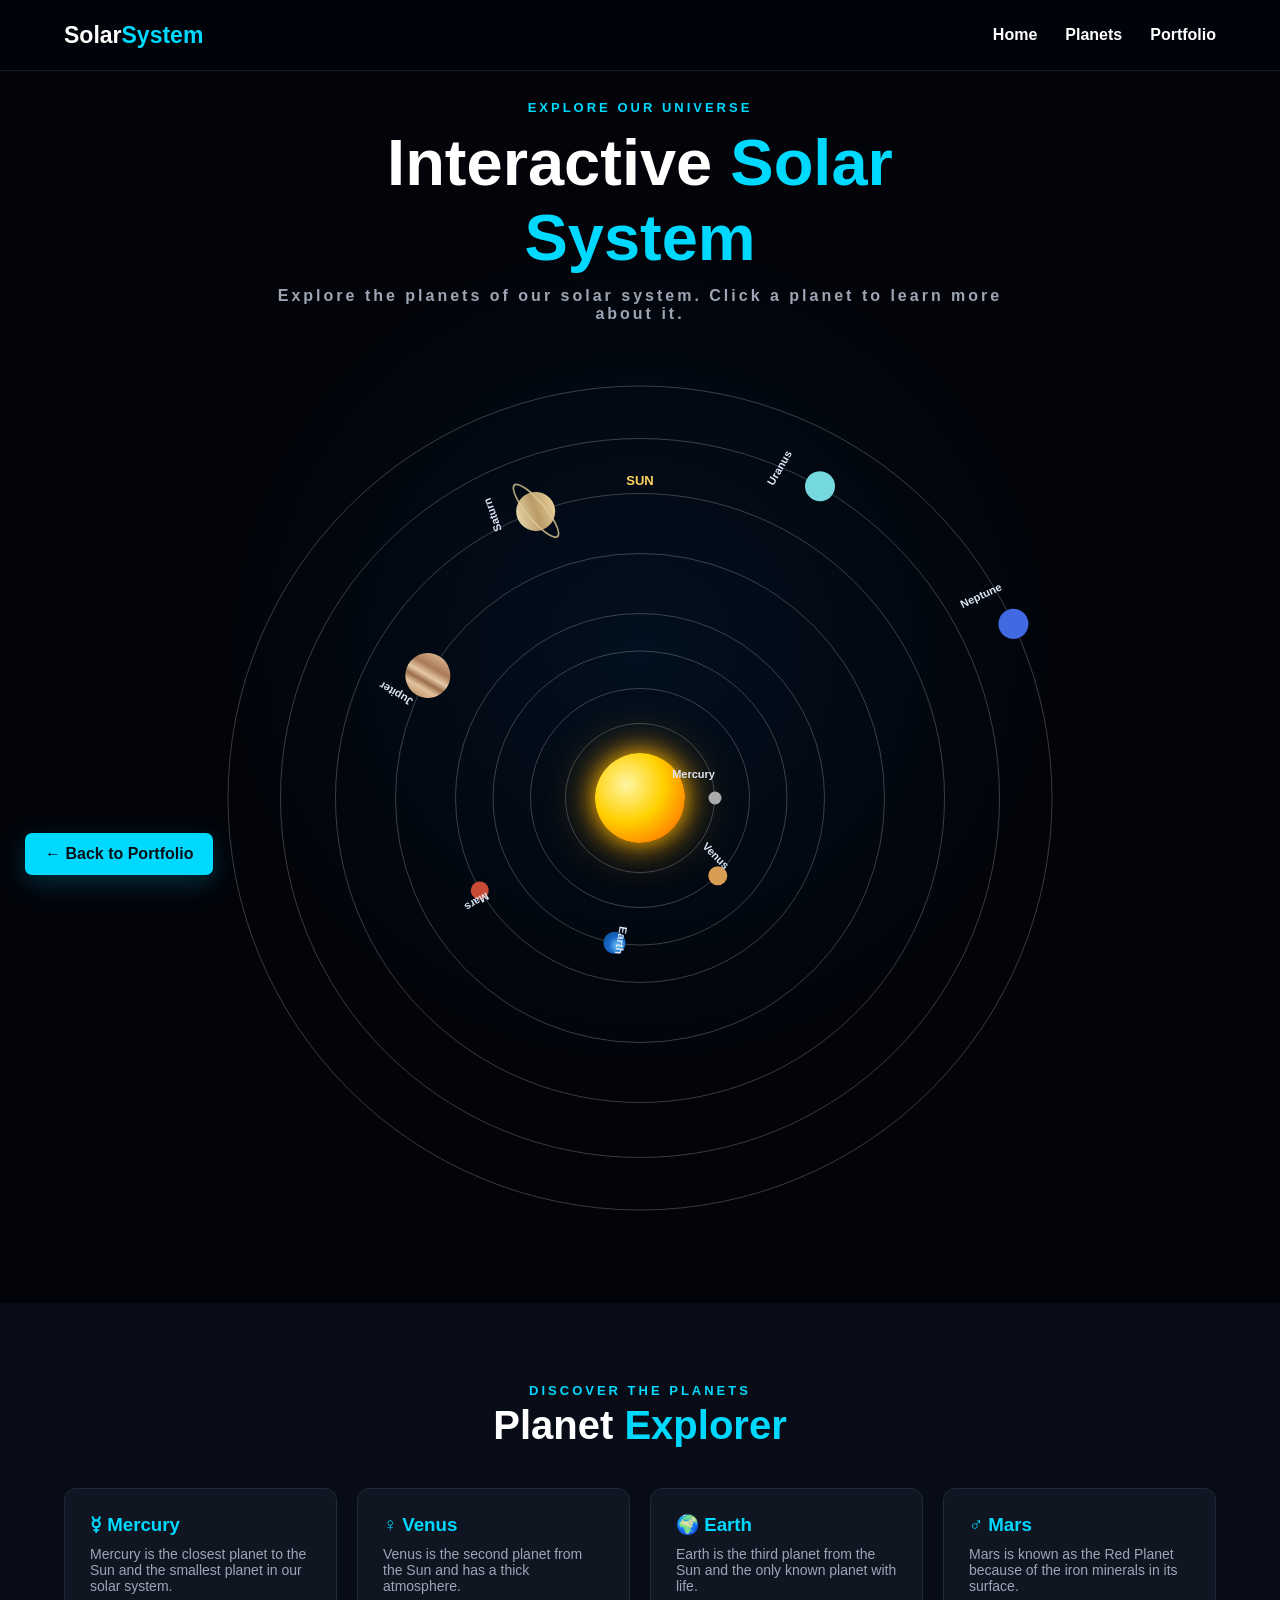
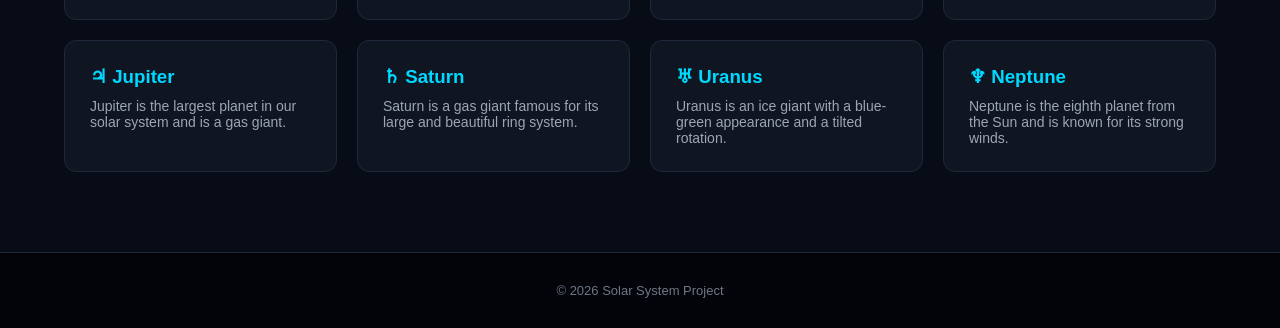
<file: solar-system.html>
<!DOCTYPE html>

<html lang="en">

<head> <meta charset="UTF-8"> <meta name="viewport" content="width=device-width, initial-scale=1.0">

<title>Solar System | Interactive Planet Explorer</title>

<style>

    /* =========================
       GENERAL
    ========================= */

    * {
        margin: 0;
        padding: 0;
        box-sizing: border-box;
    }

    html {
        scroll-behavior: smooth;
    }

    body {
        font-family: Arial, Helvetica, sans-serif;
        background: #02040a;
        color: white;
        overflow-x: hidden;
    }

    a {
        text-decoration: none;
        color: inherit;
    }


    /* =========================
       NAVIGATION
    ========================= */

    header {
        position: fixed;
        top: 0;
        left: 0;
        width: 100%;
        z-index: 1000;

        background: rgba(2, 4, 10, 0.9);
        backdrop-filter: blur(12px);

        border-bottom: 1px solid rgba(255, 255, 255, 0.1);
    }

    nav {
        width: 90%;
        max-width: 1200px;
        height: 70px;
        margin: auto;

        display: flex;
        align-items: center;
        justify-content: space-between;
    }

    .logo {
        font-size: 23px;
        font-weight: bold;
    }

    .logo span {
        color: #00d9ff;
    }

    .nav-links {
        display: flex;
        gap: 28px;
        list-style: none;
    }

    .nav-links a {
        font-weight: bold;
        transition: 0.3s;
    }

    .nav-links a:hover {
        color: #00d9ff;
    }


    /* =========================
       HERO
    ========================= */

    .hero {
        min-height: 100vh;
        padding-top: 100px;

        display: flex;
        flex-direction: column;
        align-items: center;

        text-align: center;

        background:
            radial-gradient(
                circle at center,
                rgba(0, 100, 180, 0.12),
                transparent 45%
            );
    }

    .hero-text {
        width: 90%;
        max-width: 750px;
        margin-bottom: 30px;
    }

    .hero-text p {
        color: #00d9ff;
        font-size: 13px;
        font-weight: bold;
        letter-spacing: 3px;
        margin-bottom: 10px;
    }

    .hero-text h1 {
        font-size: clamp(38px, 6vw, 65px);
        margin-bottom: 12px;
    }

    .hero-text h1 span {
        color: #00d9ff;
    }

    .hero-text .description {
        color: #9da5b5;
        font-size: 16px;
    }


    /* =========================
       SOLAR SYSTEM
    ========================= */

    .solar-system {
        position: relative;

        width: min(90vw, 850px);
        height: min(90vw, 850px);

        margin: 10px auto 80px;

        display: flex;
        align-items: center;
        justify-content: center;
    }


    /* =========================
       SUN
    ========================= */

    .sun {
        position: absolute;

        width: 90px;
        height: 90px;

        border-radius: 50%;

        background:
            radial-gradient(
                circle at 35% 35%,
                #fff5a3,
                #ffd000 45%,
                #ff8c00 75%,
                #ff4500
            );

        box-shadow:
            0 0 25px #ffb300,
            0 0 55px rgba(255, 166, 0, 0.55);

        z-index: 20;
    }

    .sun-label {
        position: absolute;
        top: 100px;

        font-size: 13px;
        color: #ffd45c;
        font-weight: bold;

        z-index: 30;
    }


    /* =========================
       ORBITS
    ========================= */

    .orbit {
        position: absolute;

        border: 1px solid rgba(255, 255, 255, 0.22);

        border-radius: 50%;

        top: 50%;
        left: 50%;

        transform: translate(-50%, -50%);

        pointer-events: none;
    }

    .orbit-1 {
        width: 150px;
        height: 150px;
    }

    .orbit-2 {
        width: 220px;
        height: 220px;
    }

    .orbit-3 {
        width: 295px;
        height: 295px;
    }

    .orbit-4 {
        width: 370px;
        height: 370px;
    }

    .orbit-5 {
        width: 490px;
        height: 490px;
    }

    .orbit-6 {
        width: 610px;
        height: 610px;
    }

    .orbit-7 {
        width: 720px;
        height: 720px;
    }

    .orbit-8 {
        width: 825px;
        height: 825px;
    }


    /* =========================
       PLANETS
    ========================= */

    .planet {
        position: absolute;

        top: 50%;
        left: 50%;

        border-radius: 50%;

        transform-origin: 50% 50%;

        cursor: pointer;

        z-index: 40;

        transition:
            transform 0.3s,
            box-shadow 0.3s;
    }

    .planet:hover {
        box-shadow:
            0 0 15px rgba(255, 255, 255, 0.7);
    }


    /* Mercury */

    .mercury {
        width: 13px;
        height: 13px;

        background: #aaa;

        transform:
            translate(-50%, -50%)
            rotate(0deg)
            translateX(75px);
    }


    /* Venus */

    .venus {
        width: 19px;
        height: 19px;

        background: #d89c52;

        transform:
            translate(-50%, -50%)
            rotate(45deg)
            translateX(110px);
    }


    /* Earth */

    .earth {
        width: 22px;
        height: 22px;

        background:
            radial-gradient(
                circle at 60% 35%,
                #6fc8ff,
                #1767c5 45%,
                #124a8a
            );

        transform:
            translate(-50%, -50%)
            rotate(100deg)
            translateX(147px);
    }


    /* Mars */

    .mars {
        width: 18px;
        height: 18px;

        background: #c94b36;

        transform:
            translate(-50%, -50%)
            rotate(150deg)
            translateX(185px);
    }


    /* Jupiter */

    .jupiter {
        width: 45px;
        height: 45px;

        background:
            linear-gradient(
                #c99c70 0%,
                #e0c19c 20%,
                #9c6d4a 35%,
                #e6c9a7 50%,
                #a97955 70%,
                #d6af88 100%
            );

        transform:
            translate(-50%, -50%)
            rotate(210deg)
            translateX(245px);
    }


    /* Saturn */

    .saturn {
        width: 39px;
        height: 39px;

        background:
            linear-gradient(
                #e6d3a7,
                #b99b67,
                #e5cc96
            );

        transform:
            translate(-50%, -50%)
            rotate(250deg)
            translateX(305px);
    }

    .saturn::after {
        content: "";

        position: absolute;

        width: 65px;
        height: 16px;

        left: 50%;
        top: 50%;

        transform:
            translate(-50%, -50%)
            rotate(-20deg);

        border: 2px solid rgba(220, 200, 150, 0.8);

        border-radius: 50%;
    }


    /* Uranus */

    .uranus {
        width: 30px;
        height: 30px;

        background: #76d8df;

        transform:
            translate(-50%, -50%)
            rotate(300deg)
            translateX(360px);
    }


    /* Neptune */

    .neptune {
        width: 30px;
        height: 30px;

        background: #4169e1;

        transform:
            translate(-50%, -50%)
            rotate(335deg)
            translateX(412px);
    }


    /* =========================
       PLANET LABELS
    ========================= */

    .planet-label {
        position: absolute;

        color: #dce6f5;

        font-size: 11px;
        font-weight: bold;

        pointer-events: none;

        z-index: 50;
    }

    .mercury-label {
        transform:
            translate(-50%, -50%)
            rotate(0deg)
            translateX(75px)
            translateY(-18px);
    }

    .venus-label {
        transform:
            translate(-50%, -50%)
            rotate(45deg)
            translateX(110px)
            translateY(-20px);
    }

    .earth-label {
        transform:
            translate(-50%, -50%)
            rotate(100deg)
            translateX(147px)
            translateY(-21px);
    }

    .mars-label {
        transform:
            translate(-50%, -50%)
            rotate(150deg)
            translateX(185px)
            translateY(-20px);
    }

    .jupiter-label {
        transform:
            translate(-50%, -50%)
            rotate(210deg)
            translateX(245px)
            translateY(-28px);
    }

    .saturn-label {
        transform:
            translate(-50%, -50%)
            rotate(250deg)
            translateX(305px)
            translateY(-28px);
    }

    .uranus-label {
        transform:
            translate(-50%, -50%)
            rotate(300deg)
            translateX(360px)
            translateY(-25px);
    }

    .neptune-label {
        transform:
            translate(-50%, -50%)
            rotate(335deg)
            translateX(412px)
            translateY(-25px);
    }


    /* =========================
       INFORMATION SECTION
    ========================= */

    .planet-info-section {
        width: 100%;
        padding: 80px 5%;

        background: #080c16;
    }

    .section-title {
        text-align: center;
        margin-bottom: 40px;
    }

    .section-title p {
        color: #00d9ff;
        font-size: 13px;
        font-weight: bold;
        letter-spacing: 3px;
    }

    .section-title h2 {
        font-size: 40px;
        margin-top: 5px;
    }

    .section-title h2 span {
        color: #00d9ff;
    }


    /* =========================
       PLANET CARDS
    ========================= */

    .planet-cards {
        max-width: 1200px;
        margin: auto;

        display: grid;

        grid-template-columns:
            repeat(4, 1fr);

        gap: 20px;
    }

    .planet-card {
        padding: 25px;

        background: #101522;

        border:
            1px solid #1e293b;

        border-radius: 12px;

        cursor: pointer;

        transition: 0.3s;
    }

    .planet-card:hover {
        transform: translateY(-6px);
        border-color: #00d9ff;
    }

    .planet-card h3 {
        margin-bottom: 10px;
        color: #00d9ff;
    }

    .planet-card p {
        color: #9da5b5;
        font-size: 14px;
    }


    /* =========================
       BACK BUTTON
    ========================= */

    .back-button {
        display: inline-block;

        position: fixed;

        bottom: 25px;
        left: 25px;

        z-index: 900;

        padding: 12px 20px;

        background: #00d9ff;
        color: #031018;

        border-radius: 7px;

        font-weight: bold;

        box-shadow:
            0 8px 25px rgba(0, 217, 255, 0.2);

        transition: 0.3s;
    }

    .back-button:hover {
        transform: translateY(-3px);
    }


    /* =========================
       FOOTER
    ========================= */

    footer {
        padding: 30px;

        text-align: center;

        background: #02040a;

        border-top:
            1px solid #1e293b;
    }

    footer p {
        color: #6f7785;
        font-size: 13px;
    }


    /* =========================
       RESPONSIVE
    ========================= */

    @media (max-width: 900px) {

        .solar-system {
            width: 700px;
            height: 700px;
        }

        .orbit-8 {
            width: 680px;
            height: 680px;
        }

        .neptune {
            transform:
                translate(-50%, -50%)
                rotate(335deg)
                translateX(340px);
        }

        .planet-cards {
            grid-template-columns:
                repeat(2, 1fr);
        }
    }


    @media (max-width: 650px) {

        .nav-links {
            display: none;
        }

        .hero {
            overflow: hidden;
        }

        .solar-system {
            width: 500px;
            height: 500px;

            transform: scale(0.72);

            margin-top: -50px;
            margin-bottom: -50px;
        }

        .orbit-8 {
            width: 470px;
            height: 470px;
        }

        .orbit-7 {
            width: 410px;
            height: 410px;
        }

        .orbit-6 {
            width: 350px;
            height: 350px;
        }

        .orbit-5 {
            width: 290px;
            height: 290px;
        }

        .orbit-4 {
            width: 230px;
            height: 230px;
        }

        .orbit-3 {
            width: 180px;
            height: 180px;
        }

        .orbit-2 {
            width: 135px;
            height: 135px;
        }

        .orbit-1 {
            width: 90px;
            height: 90px;
        }

        .planet-cards {
            grid-template-columns: 1fr;
        }

        .section-title h2 {
            font-size: 32px;
        }

        .back-button {
            bottom: 15px;
            left: 15px;
        }
    }

</style>

</head>

<body>

<!-- =========================
     NAVIGATION
========================= -->

<header>

    <nav>

        <a href="index.html" class="logo">
            Solar<span>System</span>
        </a>

        <ul class="nav-links">

            <li>
                <a href="#home">Home</a>
            </li>

            <li>
                <a href="#planets">Planets</a>
            </li>

            <li>
                <a href="index.html">Portfolio</a>
            </li>

        </ul>

    </nav>

</header>


<!-- =========================
     HERO
========================= -->

<section id="home" class="hero">

    <div class="hero-text">

        <p>EXPLORE OUR UNIVERSE</p>

        <h1>
            Interactive <span>Solar System</span>
        </h1>

        <p class="description">
            Explore the planets of our solar system.
            Click a planet to learn more about it.
        </p>

    </div>


    <!-- =========================
         SOLAR SYSTEM
    ========================= -->

    <div class="solar-system">


        <!-- Orbits -->

        <div class="orbit orbit-1"></div>
        <div class="orbit orbit-2"></div>
        <div class="orbit orbit-3"></div>
        <div class="orbit orbit-4"></div>
        <div class="orbit orbit-5"></div>
        <div class="orbit orbit-6"></div>
        <div class="orbit orbit-7"></div>
        <div class="orbit orbit-8"></div>


        <!-- Sun -->

        <div class="sun"></div>

        <div class="sun-label">
            SUN
        </div>


        <!-- Planets -->

        <a
            href="#mercury-info"
            class="planet mercury"
            title="Mercury"
        ></a>

        <a
            href="#venus-info"
            class="planet venus"
            title="Venus"
        ></a>

        <a
            href="#earth-info"
            class="planet earth"
            title="Earth"
        ></a>

        <a
            href="#mars-info"
            class="planet mars"
            title="Mars"
        ></a>

        <a
            href="#jupiter-info"
            class="planet jupiter"
            title="Jupiter"
        ></a>

        <a
            href="#saturn-info"
            class="planet saturn"
            title="Saturn"
        ></a>

        <a
            href="#uranus-info"
            class="planet uranus"
            title="Uranus"
        ></a>

        <a
            href="#neptune-info"
            class="planet neptune"
            title="Neptune"
        ></a>


        <!-- Planet Names -->

        <span class="planet-label mercury-label">
            Mercury
        </span>

        <span class="planet-label venus-label">
            Venus
        </span>

        <span class="planet-label earth-label">
            Earth
        </span>

        <span class="planet-label mars-label">
            Mars
        </span>

        <span class="planet-label jupiter-label">
            Jupiter
        </span>

        <span class="planet-label saturn-label">
            Saturn
        </span>

        <span class="planet-label uranus-label">
            Uranus
        </span>

        <span class="planet-label neptune-label">
            Neptune
        </span>

    </div>

</section>


<!-- =========================
     PLANET INFORMATION
========================= -->

<section id="planets" class="planet-info-section">

    <div class="section-title">

        <p>DISCOVER THE PLANETS</p>

        <h2>
            Planet <span>Explorer</span>
        </h2>

    </div>


    <div class="planet-cards">


        <!-- Mercury -->

        <article
            id="mercury-info"
            class="planet-card"
        >

            <h3>☿ Mercury</h3>

            <p>
                Mercury is the closest planet to the Sun
                and the smallest planet in our solar system.
            </p>

        </article>


        <!-- Venus -->

        <article
            id="venus-info"
            class="planet-card"
        >

            <h3>♀ Venus</h3>

            <p>
                Venus is the second planet from the Sun
                and has a thick atmosphere.
            </p>

        </article>


        <!-- Earth -->

        <article
            id="earth-info"
            class="planet-card"
        >

            <h3>🌍 Earth</h3>

            <p>
                Earth is the third planet from the Sun
                and the only known planet with life.
            </p>

        </article>


        <!-- Mars -->

        <article
            id="mars-info"
            class="planet-card"
        >

            <h3>♂ Mars</h3>

            <p>
                Mars is known as the Red Planet because
                of the iron minerals in its surface.
            </p>

        </article>


        <!-- Jupiter -->

        <article
            id="jupiter-info"
            class="planet-card"
        >

            <h3>♃ Jupiter</h3>

            <p>
                Jupiter is the largest planet in our
                solar system and is a gas giant.
            </p>

        </article>


        <!-- Saturn -->

        <article
            id="saturn-info"
            class="planet-card"
        >

            <h3>♄ Saturn</h3>

            <p>
                Saturn is a gas giant famous for its
                large and beautiful ring system.
            </p>

        </article>


        <!-- Uranus -->

        <article
            id="uranus-info"
            class="planet-card"
        >

            <h3>♅ Uranus</h3>

            <p>
                Uranus is an ice giant with a blue-green
                appearance and a tilted rotation.
            </p>

        </article>


        <!-- Neptune -->

        <article
            id="neptune-info"
            class="planet-card"
        >

            <h3>♆ Neptune</h3>

            <p>
                Neptune is the eighth planet from the Sun
                and is known for its strong winds.
            </p>

        </article>

    </div>

</section>


<!-- =========================
     BACK TO PORTFOLIO
========================= -->

<a href="index.html" class="back-button">
    ← Back to Portfolio
</a>


<!-- =========================
     FOOTER
========================= -->

<footer>

    <p>
        © 2026 Solar System Project
    </p>

</footer>

</body>

</html>
</file>
